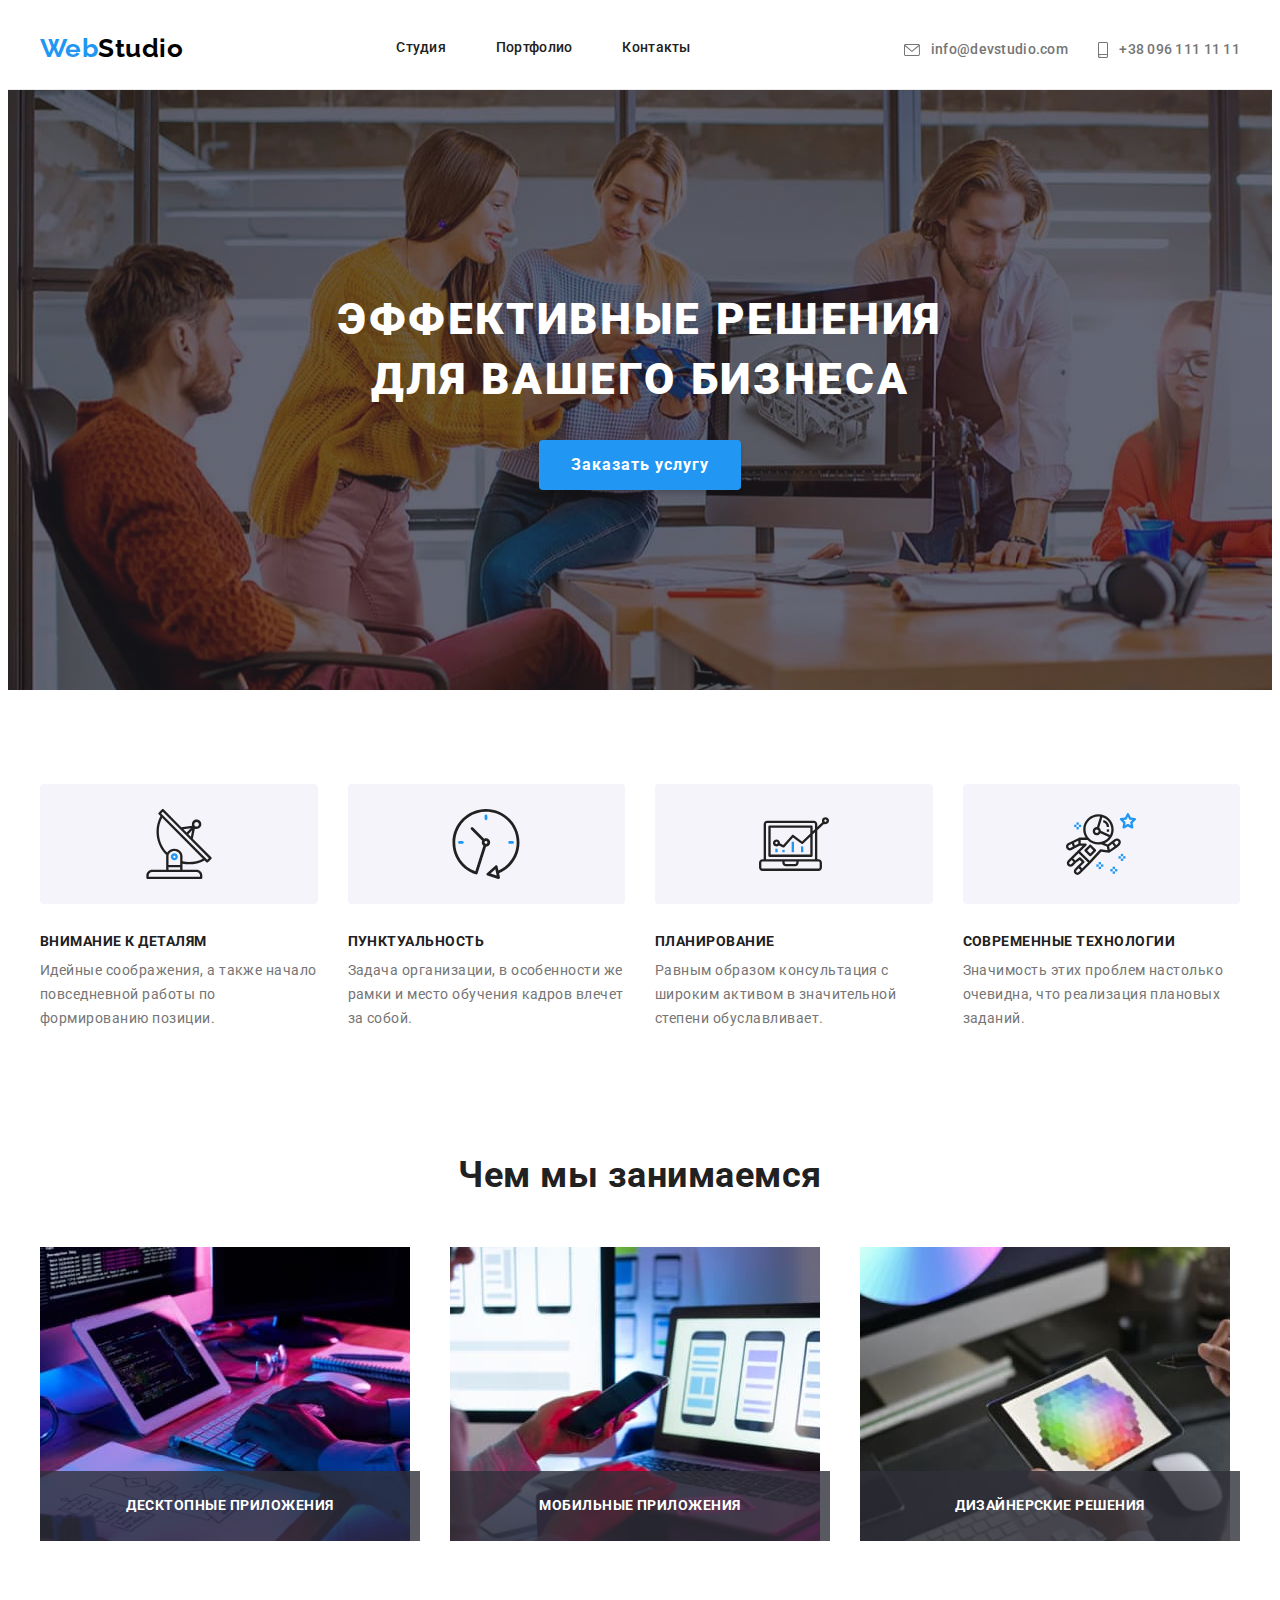
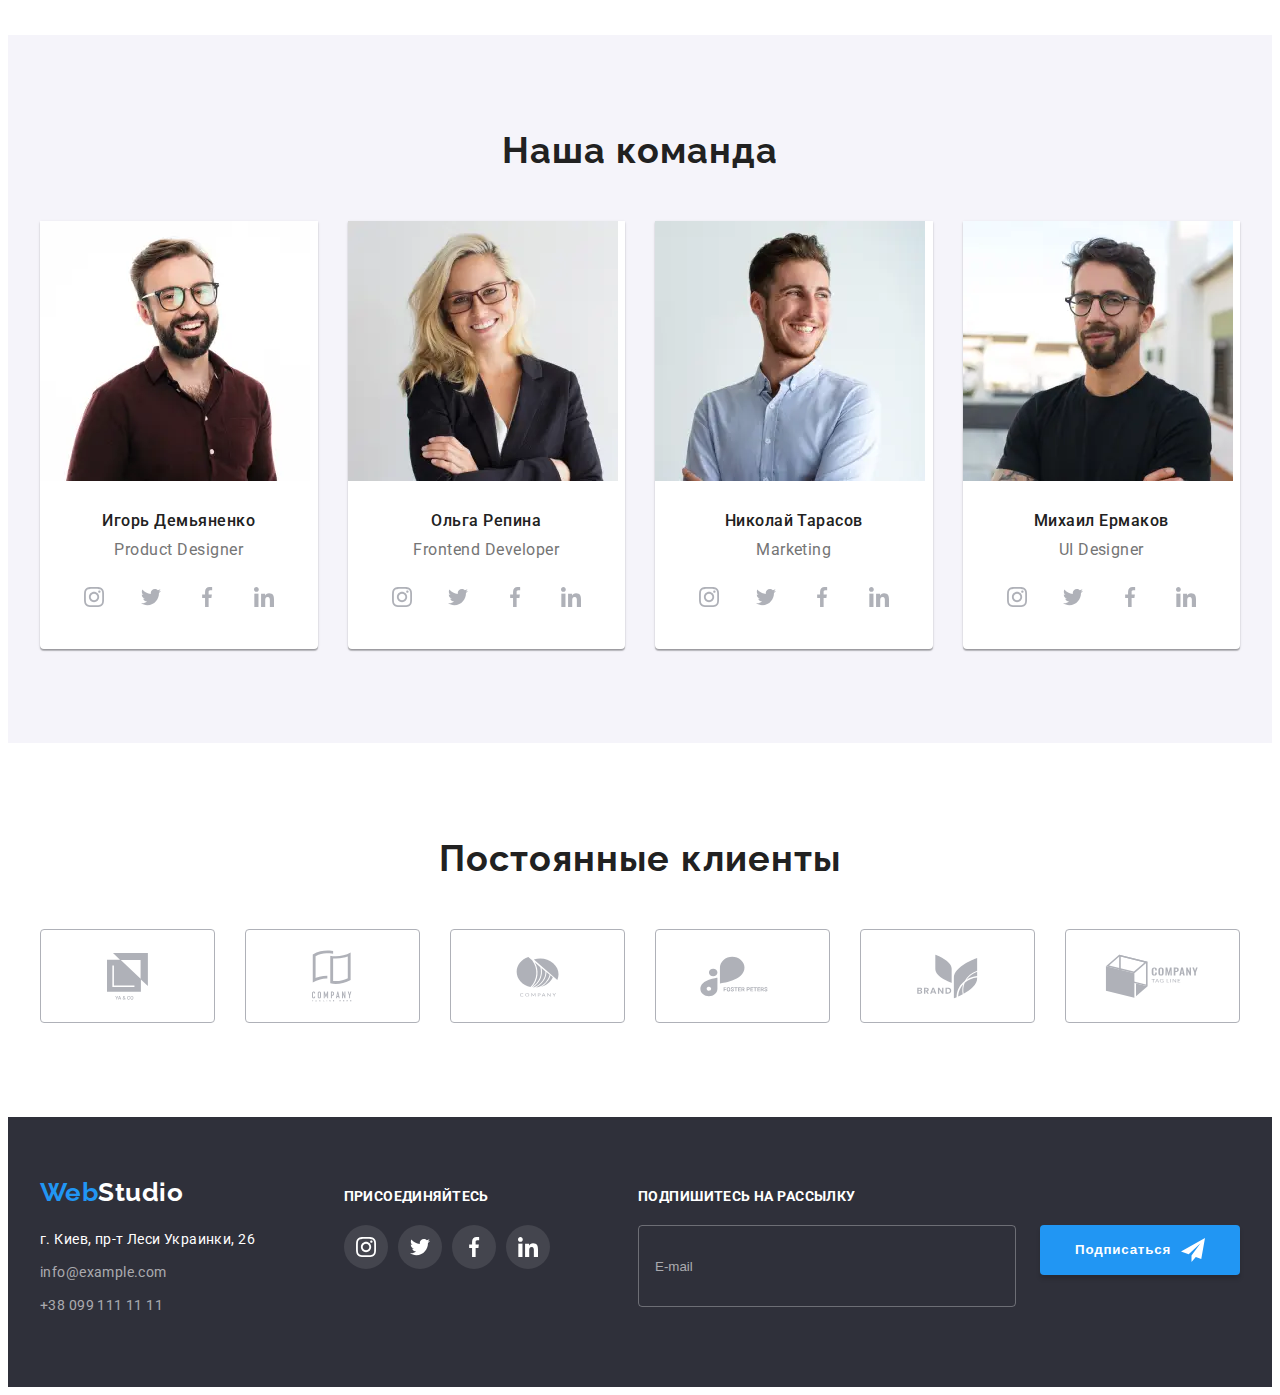
<file: index.html>
<!DOCTYPE html>
<html lang="ru">
<head>
    <meta charset="UTF-8">
    <meta http-equiv="X-UA-Compatible" content="IE=edge">
    <meta name="viewport" content="width=device-width, initial-scale=1.0">
    <title>WebStudio</title>
    <link rel="preconnect" href="https://fonts.gstatic.com">
    <link href="https://fonts.googleapis.com/css2?family=Raleway:wght@700&family=Roboto:wght@400;500;700;900&display=swap"
        rel="stylesheet">
    <link rel="stylesheet" href="https://cdnjs.cloudflare.com/ajax/libs/modern-normalize/0.2.0/modern-normalize.min.css"
        integrity="sha512-sqIVMkf5f8XGYI/UZYGs7wODxlUeoj9JknataPfUwtvrSKWMHrMXGZ7Evb6nabFYJQG15vFFyALe6r0nWCD1Ug=="
        crossorigin="anonymous" referrerpolicy="no-referrer" />
    <link rel="stylesheet" href="./css/main.min.css">
</head>
<body>
    <!---Header, navigation, mail, phone-->
    <header class="header">
        <div class="header__conteiner conteiner">
            <nav class="header__nav">
                <a lang="en" href="./" class="link header__logo">
                    <span class="header__logo_p1">Web</span><span class="header__logo_p2">Studio</span>
                </a>
                <ul class="list header__menu">
                    <li class="header__menu_item">
                        <a href="./" class="header__menu_link">Студия</a></li>
                    <li class="header__menu_item">
                        <a href="./portfolio.html" class="header__menu_link">Портфолио</a></li>
                    <li class="header__menu_item">
                        <a href="./" class="header__menu_link">Контакты</a></li>
                </ul>
                <ul class="list header__address">
                    <li class="header__address_list">
                        <a href="mailto:info@devstudio.com" class="header__address_link">
                            <svg class="header__address_icon" width="16" height="12">
                                <use href="./icons/sprite.svg#icon-nav-envelope"></use>
                            </svg>
                            info@devstudio.com
                        </a>
                    </li>
                    <li>
                        <a href="tel:+380961111111" class="header__address_link">
                            <svg class="header__address_icon" width="10" height="16">
                                <use href="./icons/sprite.svg#icon-nav-phone"></use>
                            </svg>
                            +38 096 111 11 11
                        </a>
                    </li>
                </ul>
            </nav>
            <button class="burger-btn" data-menu-open>
                <svg class="burger-btn__icon">
                    <use href="./icons/sprite.svg#icon-burger"></use>
                </svg>
            </button>
        </div>
        <div class="mobile-menu" data-menu>
            <div class="conteiner mobile-menu__conteiner">
                <button class="close-btn mobile-menu__close-button" data-menu-close>
                    <svg class="close-icon mobile-menu__close-icon">
                        <use href="./icons/sprite.svg#icon-close"></use>
                    </svg>
                </button>
                    <ul class="nav-menu list">
                        <li class="nav-menu__item">
                            <a href="./index.html" class="nav-menu__link link">Студия</a>
                        </li>
                        <li class="nav-menu__item">
                            <a href="./portfolio.html" class="nav-menu__link link">Портфолио</a>
                        </li>
                        <li class="nav-menu__item">
                            <a href="" class="nav-menu__link link">Контакты</a>
                        </li>
                    </ul>
                    <ul class="nav-address list">
                        <li class="nav-address__tel">
                            <a href="tel:+380961111111" class="nav-address__tel-link link">+38 096 111 11 11</a>
                        </li>
                        <li class="nav-address__mail">
                            <a href="mailto:info@devstudio.com" class="nav-address__mail-link link">info@devstudio.com</a>
                        </li>
                    </ul>
                    <ul class="nav-social list">
                        <li class="nav-social__item">
                            <a href="" class="nav-social__link link">Instagram</a>
                        </li>
                        <li class="nav-social__item">
                            <a href="" class="nav-social__link link">Twitter</a>
                        </li>
                        <li class="nav-social__item">
                            <a href="" class="nav-social__link link">Facebook</a>
                        </li>
                        <li class="nav-social__item">
                            <a href="" class="nav-social__link link">LinkedIn</a>
                        </li>
                    </ul>
            </div>
        </div>
    </header>
    <main>
        <!---Hero-->
            <section class="hero hero__section">
                <div class="conteiner">
                    <h1 class="hero__title">Эффективные решения<br>для вашего бизнеса</h1>
                    <button type="button" class="hero__button" data-modal-open>Заказать услугу</button>
                </div>
            </section>
        <!---Features-->
            <section class="section features">
                <div class="conteiner">
                    <h2 class="visually-hidden">Особенности</h2>
                    <ul class="list features__content">
                        <li class="features__list">
                            <div class="features__icon_conteiner">
                                <svg class="features__icon">
                                    <use href="./icons/sprite.svg#icon-f-antenna"></use>
                                </svg>
                            </div>
                            <h3 class="features__title">Внимание к деталям</h3>
                            <p class="features__text">
                                Идейные соображения, а также начало повседневной работы по формированию позиции.
                            </p>
                        </li>
                        <li class="features__list">
                            <div class="features__icon_conteiner">
                                <svg class="features__icon">
                                    <use href="./icons/sprite.svg#icon-f-clock"></use>
                                </svg>
                            </div>
                            <h3 class="features__title">Пунктуальность</h3>
                            <p class="features__text">
                                Задача организации, в особенности же рамки и место обучения кадров влечет за собой.
                            </p>
                        </li>
                        <li class="features__list">
                            <div class="features__icon_conteiner">
                                <svg class="features__icon">
                                    <use href="./icons/sprite.svg#icon-f-laptop"></use>
                                </svg>
                            </div>
                            <h3 class="features__title">Планирование</h3>
                            <p class="features__text">
                                Равным образом консультация с широким активом в значительной степени обуславливает.
                            </p>
                        </li>
                        <li class="features__list">
                            <div class="features__icon_conteiner">
                                <svg class="features__icon">
                                    <use href="./icons/sprite.svg#icon-f-astronaut"></use>
                                </svg>
                            </div>
                            <h3 class="features__title">Современные технологии</h3>
                            <p class="features__text">
                                Значимость этих проблем настолько очевидна, что реализация плановых заданий.
                            </p>
                        </li>
                    </ul>
                </div>
            </section>
        <!---Our Job-->
        <section class="ourjob__section">
            <div class="conteiner">
                <h2 class="ourjob__title">Чем мы занимаемся</h2>
                <ul class="list ourjob__list">
                    <li class="ourjob__list_item"><img src="./images/thejob/coding.jpg" alt="фулстек разработка" width="370" height="294">
                    <p class="ourjob__list_item-text">Десктопные приложения</p>
                    </li>
                    <li class="ourjob__list_item"><img src="./images/thejob/application.jpg" alt="разработка приложений" width="370" height="294">
                    <p class="ourjob__list_item-text">Мобильные приложения</p>
                    </li>
                    <li class="ourjob__list_item"><img src="./images/thejob/design.jpg" alt="дизайн" width="370" height="294">
                    <p class="ourjob__list_item-text">Дизайнерские решения</p>
                    </li>
                </ul>
            </div>
        </section>
        <!---The team-->
        <section class="section team-section-bg">
            <div class="conteiner">
                <h2 class="team-title">Наша команда</h2>
                <ul class="list ourteam-content">
                    <li class="ourteam-list">
                        <picture>
                            <source media="(min-width: 1200px)"
                                srcset="./images/theteam/desktop/team1.webp 1x, ./images/theteam/desktop/team1@2x.webp 2x" type="image/webp">
                            <source media="(min-width: 1200px)"
                                srcset="./images/theteam/desktop/team1.jpg 1x, ./images/theteam/desktop/team1@2x.jpg 2x">

                            <source media="(min-width: 768px)"
                                srcset="./images/theteam/tablet/team1.webp 1x, ./images/theteam/tablet/team1@2x.webp 2x" type="image/webp">
                            <source media="(min-width: 768px)"
                                srcset="./images/theteam/tablet/team1.jpg 1x, ./images/theteam/tablet/team1@2x.jpg 2x">
                                
                            <source media="(min-width: 320px)"
                                srcset="./images/theteam/mobile/team1.webp 1x, ./images/theteam/mobile/team1@2x.webp 2x" type="image/webp">
                            <source media="(min-width: 320px)" 
                                srcset="./images/theteam/mobile/team1.jpg 1x, ./images/theteam/mobile/team1@2x.jpg 2x">
                            <img class="img-ourteam" src="#" alt="Игорь Демьяненко">
                        </picture>
                        <div class="ourteam-conteiner">
                            <h3 class="team-name">Игорь Демьяненко</h3>
                            <p class="team-position">
                                Product Designer
                            </p>
                            <ul class="list ourteam-social-content">
                                <li class="ourteam-social-item">
                                    <a href="" class="ourteam-social-link">
                                        <svg class="ourteam-social-icon" width="20" height="20">
                                            <use href="./icons/sprite.svg#icon-instagram-grey"></use>
                                        </svg>
                                    </a>
                                </li>
                                <li class="ourteam-social-item">
                                    <a href="" class="ourteam-social-link">
                                        <svg class="ourteam-social-icon" width="20" height="20">
                                            <use href="./icons/sprite.svg#icon-twitter-grey"></use>
                                        </svg>
                                    </a>
                                </li>
                                <li class="ourteam-social-item">
                                    <a href="" class="ourteam-social-link">
                                        <svg class="ourteam-social-icon" width="20" height="20">
                                            <use href="./icons/sprite.svg#icon-facebook-grey"></use>
                                        </svg>
                                    </a>
                                </li>
                                <li class="ourteam-social-item">
                                    <a href="" class="ourteam-social-link">
                                        <svg class="ourteam-social-icon" width="20" height="20">
                                            <use href="./icons/sprite.svg#icon-linkedin-grey"></use>
                                        </svg>
                                    </a>
                                </li>
                            </ul>
                        </div>
                    </li>
                    <li class="ourteam-list">
                        <picture>
                            <source media="(min-width: 1200px)"
                                srcset="./images/theteam/desktop/team2.webp 1x, ./images/theteam/desktop/team2@2x.webp 2x" type="image/webp">
                            <source media="(min-width: 1200px)"
                                srcset="./images/theteam/desktop/team2.jpg 1x, ./images/theteam/desktop/team2@2x.jpg 2x">
                            
                            <source media="(min-width: 768px)"
                                srcset="./images/theteam/tablet/team2.webp 1x, ./images/theteam/tablet/team2@2x.webp 2x" type="image/webp">
                            <source media="(min-width: 768px)"
                                srcset="./images/theteam/tablet/team2.jpg 1x, ./images/theteam/tablet/team2@2x.jpg 2x">
                            
                            <source media="(min-width: 320px)"
                                srcset="./images/theteam/mobile/team2.webp 1x, ./images/theteam/mobile/team2@2x.webp 2x" type="image/webp">
                            <source media="(min-width: 320px)"
                                srcset="./images/theteam/mobile/team2.jpg 1x, ./images/theteam/mobile/team2@2x.jpg 2x">

                            <img class="img-ourteam" src="#" alt="Ольга Репина">
                        </picture>
                        <div class="ourteam-conteiner">
                            <h3 class="team-name">Ольга Репина</h3>
                            <p class="team-position">
                                Frontend Developer
                            </p>
                            <ul class="list ourteam-social-content">
                                <li class="ourteam-social-item">
                                    <a href="" class="ourteam-social-link">
                                        <svg class="ourteam-social-icon" width="20" height="20">
                                            <use href="./icons/sprite.svg#icon-instagram-grey"></use>
                                        </svg>
                                    </a>
                                </li>
                                <li class="ourteam-social-item">
                                    <a href="" class="ourteam-social-link">
                                        <svg class="ourteam-social-icon" width="20" height="20">
                                            <use href="./icons/sprite.svg#icon-twitter-grey"></use>
                                        </svg>
                                    </a>
                                </li>
                                <li class="ourteam-social-item">
                                    <a href="" class="ourteam-social-link">
                                        <svg class="ourteam-social-icon" width="20" height="20">
                                            <use href="./icons/sprite.svg#icon-facebook-grey"></use>
                                        </svg>
                                    </a>
                                </li>
                                <li class="ourteam-social-item">
                                    <a href="" class="ourteam-social-link">
                                        <svg class="ourteam-social-icon" width="20" height="20">
                                            <use href="./icons/sprite.svg#icon-linkedin-grey"></use>
                                        </svg>
                                    </a>
                                </li>
                            </ul>
                        </div>
                    </li>
                    <li class="ourteam-list">
                        <picture>
                            <source media="(min-width: 1200px)"
                                srcset="./images/theteam/desktop/team3.webp 1x, ./images/theteam/desktop/team3@2x.webp 2x" type="image/webp">
                            <source media="(min-width: 1200px)"
                                srcset="./images/theteam/desktop/team3.jpg 1x, ./images/theteam/desktop/team3@2x.jpg 2x">
                            
                            <source media="(min-width: 768px)"
                                srcset="./images/theteam/tablet/team3.webp 1x, ./images/theteam/tablet/team3@2x.webp 2x" type="image/webp">
                            <source media="(min-width: 768px)"
                                srcset="./images/theteam/tablet/team3.jpg 1x, ./images/theteam/tablet/team3@2x.jpg 2x">
                            
                            <source media="(min-width: 320px)"
                                srcset="./images/theteam/mobile/team3.webp 1x, ./images/theteam/mobile/team3@2x.webp 2x" type="image/webp">
                            <source media="(min-width: 320px)"
                                srcset="./images/theteam/mobile/team3.jpg 1x, ./images/theteam/mobile/team3@2x.jpg 2x">

                            <img class="img-ourteam" src="#" alt="Николай Тарасов">
                        </picture>
                        <div class="ourteam-conteiner">
                            <h3 class="team-name">Николай Тарасов</h3>
                            <p class="team-position">
                                Marketing
                            </p>
                            <ul class="list ourteam-social-content">
                                <li class="ourteam-social-item">
                                    <a href="" class="ourteam-social-link">
                                        <svg class="ourteam-social-icon" width="20" height="20">
                                            <use href="./icons/sprite.svg#icon-instagram-grey"></use>
                                        </svg>
                                    </a>
                                </li>
                                <li class="ourteam-social-item">
                                    <a href="" class="ourteam-social-link">
                                        <svg class="ourteam-social-icon" width="20" height="20">
                                            <use href="./icons/sprite.svg#icon-twitter-grey"></use>
                                        </svg>
                                    </a>
                                </li>
                                <li class="ourteam-social-item">
                                    <a href="" class="ourteam-social-link">
                                        <svg class="ourteam-social-icon" width="20" height="20">
                                            <use href="./icons/sprite.svg#icon-facebook-grey"></use>
                                        </svg>
                                    </a>
                                </li>
                                <li class="ourteam-social-item">
                                    <a href="" class="ourteam-social-link">
                                        <svg class="ourteam-social-icon" width="20" height="20">
                                            <use href="./icons/sprite.svg#icon-linkedin-grey"></use>
                                        </svg>
                                    </a>
                                </li>
                            </ul>
                        </div>
                    </li>
                    <li class="ourteam-list">
                        <picture>
                            <source media="(min-width: 1200px)"
                                srcset="./images/theteam/desktop/team4.webp 1x, ./images/theteam/desktop/team4@2x.webp 2x" type="image/webp">
                            <source media="(min-width: 1200px)"
                                srcset="./images/theteam/desktop/team4.jpg 1x, ./images/theteam/desktop/team4@2x.jpg 2x">
                            
                            <source media="(min-width: 768px)"
                                srcset="./images/theteam/tablet/team4.webp 1x, ./images/theteam/tablet/team4@2x.webp 2x" type="image/webp">
                            <source media="(min-width: 768px)"
                                srcset="./images/theteam/tablet/team4.jpg 1x, ./images/theteam/tablet/team4@2x.jpg 2x">
                            
                            <source media="(min-width: 320px)"
                                srcset="./images/theteam/mobile/team4.webp 1x, ./images/theteam/mobile/team4@2x.webp 2x" type="image/webp">
                            <source media="(min-width: 320px)"
                                srcset="./images/theteam/mobile/team4.jpg 1x, ./images/theteam/mobile/team4@2x.jpg 2x">

                                <img class="img-ourteam" src="#" alt="Михаил Ермаков">
                        </picture>
                        <div class="ourteam-conteiner">
                            <h3 class="team-name">Михаил Ермаков</h3>
                            <p class="team-position">
                                UI Designer
                            </p>
                            <ul class="list ourteam-social-content">
                                <li class="ourteam-social-item">
                                    <a href="" class="ourteam-social-link">
                                        <svg class="ourteam-social-icon" width="20" height="20">
                                            <use href="./icons/sprite.svg#icon-instagram-grey"></use>
                                        </svg>
                                    </a>
                                </li>
                                <li class="ourteam-social-item">
                                    <a href="" class="ourteam-social-link">
                                        <svg class="ourteam-social-icon" width="20" height="20">
                                            <use href="./icons/sprite.svg#icon-twitter-grey"></use>
                                        </svg>
                                    </a>
                                </li>
                                <li class="ourteam-social-item">
                                    <a href="" class="ourteam-social-link">
                                        <svg class="ourteam-social-icon" width="20" height="20">
                                            <use href="./icons/sprite.svg#icon-facebook-grey"></use>
                                        </svg>
                                    </a>
                                </li>
                                <li class="ourteam-social-item">
                                    <a href="" class="ourteam-social-link">
                                        <svg class="ourteam-social-icon" width="20" height="20">
                                            <use href="./icons/sprite.svg#icon-linkedin-grey"></use>
                                        </svg>
                                    </a>
                                </li>
                            </ul>
                        </div>
                    </li>
                </ul>
            </div>
        </section>
        <!-- Clients -->
        <section class="section">
            <div class="conteiner">
                <h2 class="team-title">Постоянные клиенты</h2>
                <ul class="list clients-content">
                    <li class="clients-list">
                        <a href="" class="clients-link">
                            <svg class="clients-icon" width="41px" height="47px">
                                <use href="./icons/sprite.svg#icon-client1"></use>
                            </svg>
                        </a>
                    </li>
                    <li class="clients-list">
                        <a href="" class="clients-link">
                            <svg class="clients-icon" width="40px" height="52px">
                                <use href="./icons/sprite.svg#icon-client2"></use>
                            </svg>
                        </a>
                    </li>
                    <li class="clients-list">
                        <a href="" class="clients-link">
                            <svg class="clients-icon" width="43px" height="41px">
                                <use href="./icons/sprite.svg#icon-client3"></use>
                            </svg>
                        </a>
                    </li>
                    <li class="clients-list">
                        <a href="" class="clients-link">
                            <svg class="clients-icon" width="84px" height="41px">
                                <use href="./icons/sprite.svg#icon-client4"></use>
                            </svg>
                        </a>
                    </li>
                    <li class="clients-list">
                        <a href="" class="clients-link">
                            <svg class="clients-icon" width="63px" height="45px">
                                <use href="./icons/sprite.svg#icon-client5"></use>
                            </svg>
                        </a>
                    </li>
                    <li class="clients-list">
                        <a href="" class="clients-link">
                            <svg class="clients-icon" width="94px" height="44px">
                                <use href="./icons/sprite.svg#icon-client6"></use>
                            </svg>
                        </a>
                    </li>
                </ul>

            </div>
        </section>
    </main>
    <!---Footer-->
    <footer class="footer">
        <div class="conteiner footer-conteiner">
            <div class="footer-address-wrapper">
                <div class="footer-logo">
                    <a lang="en" href="./" class="link">
                        <span class="logo-p1-footer">Web</span><span class="logo-p2-footer">Studio</span>
                    </a>
                </div>
                <address class="address">
                    <ul class="list">
                        <li class="footer-address">
                            <a href="https://goo.gl/maps/2G7X5ujzZRcChYin7" target="_blank" rel="noopener noreferrer"
                                class="address-street">г.
                                Киев, пр-т Леси Украинки, 26</a>
                        </li>
                        <li class="footer-address">
                            <a href="mailto:info@example.com" class="address-email">info@example.com</a>
                        </li>
                        <li class="footer-address">
                            <a href="tel:+380991111111" class="address-tel">+38 099 111 11 11</a>
                        </li>
                    </ul>
                </address>
            </div>
            <div class="footer-social-conteiner">
                <p class="footer-social-header">
                    Присоединяйтесь
                </p>
                <ul class="list footer-social-content">
                    <li class="footer-social-item">
                        <a href="" class="footer-social-link">
                            <svg class="footer-social-icon" width="20" height="20">
                                <use href="./icons/sprite.svg#icon-instagram-white"></use>
                            </svg>
                        </a>
                    </li>
                    <li class="footer-social-item">
                        <a href="" class="footer-social-link">
                            <svg class="footer-social-icon" width="20" height="20">
                                <use href="./icons/sprite.svg#icon-twitter-white"></use>
                            </svg>
                        </a>
                    </li>
                    <li class="footer-social-item">
                        <a href="" class="footer-social-link">
                            <svg class="footer-social-icon" width="20" height="20">
                                <use href="./icons/sprite.svg#icon-facebook-white"></use>
                            </svg>
                        </a>
                    </li>
                    <li class="footer-social-item">
                        <a href="" class="footer-social-link">
                            <svg class="footer-social-icon" width="20" height="20">
                                <use href="./icons/sprite.svg#icon-linkedin-white"></use>
                            </svg>
                        </a>
                    </li>
                </ul>
            </div>
            <div class="footer-subscribe-conteiner">
                <p class="subscribe-form-header">Подпишитесь на рассылку</p>
                <form class="subscribe-form">
                    <label class="subscribe-form-label">
                        <input type="email" class="subscribe-form-input" placeholder="E-mail" name="subscribe-email">
                    </label>
                    <button type="submit" class="subscribe-button">Подписаться</button>
                </form>
            </div>
        </div>
    </footer>
    <!---END Footer-->
    <div class="backdrop is-hidden" data-modal>
        <div class="modal">
            <button type="button" class="close-button" data-modal-close>
                <svg class="close-button-icon" width="11" height="11">
                    <use href=./icons/button.svg#icon-xbutton></use>
                </svg>
            </button>
            <p class="modal-form-title">Оставьте свои данные, мы вам перезвоним</p>
            <form class="contact-form">
                <label class="modal-form-input">
                    Имя
                    <span class="contact-form-input-wrapper">
                        <input type="text" class="contact-form-input" placeholder="" name="contact-form-name" pattern="[a-zA-Zа-яёА-ЯЁ]+" title="Аа-Яя, Aa-Zz" required minlength="2">
                        <svg class="contact-form-icon">
                            <use href="./icons/contact-icon.svg#icon-contact-form-name"></use>
                        </svg>
                    </span>
                </label>
                
                <label class="modal-form-input">
                    Телефон
                    <span class="contact-form-input-wrapper">
                        <input type="tel" class="contact-form-input" placeholder="" name="contact-form-phone" required minlength="10"
                            pattern="[0-9]{3}-[0-9]{3}-[0-9]{2}-[0-9]{2}" title="063-000-00-00">
                        <svg class="contact-form-icon">
                            <use href="./icons/contact-icon.svg#icon-contact-form-phone"></use>
                        </svg>
                    </span>
                </label>

                <label class="modal-form-input">
                    Почта
                    <span class="contact-form-input-wrapper">
                        <input type="email" class="contact-form-input" placeholder="" name="contact-form-mail" required>
                        <svg class="contact-form-icon">
                            <use href="./icons/contact-icon.svg#icon-contact-form-mail"></use>
                        </svg>
                    </span>
                </label>

                <label class="modal-form-input">
                    Комментарий
                    <textarea name="contact-comments" id="" class="contact-form-comments" placeholder="Введите текст"></textarea>
                </label>

                <input class="contact-form-policy visually-hidden" type="checkbox" id="form-policy">
                <label for="form-policy" class="contact-form-checkbox-label">Соглашаюсь с рассылкой и принимаю&nbsp;<a href="#" class="contact-form-policy-link">Условия договора</a></label>

                <button type="submit" class="submit-button">Отправить</button>
            </form>
        </div>
    </div>
    <script src="./JS/menu.js" ></script>
    <script src="./JS/modal.js"></script>
</body>
</html>
</file>
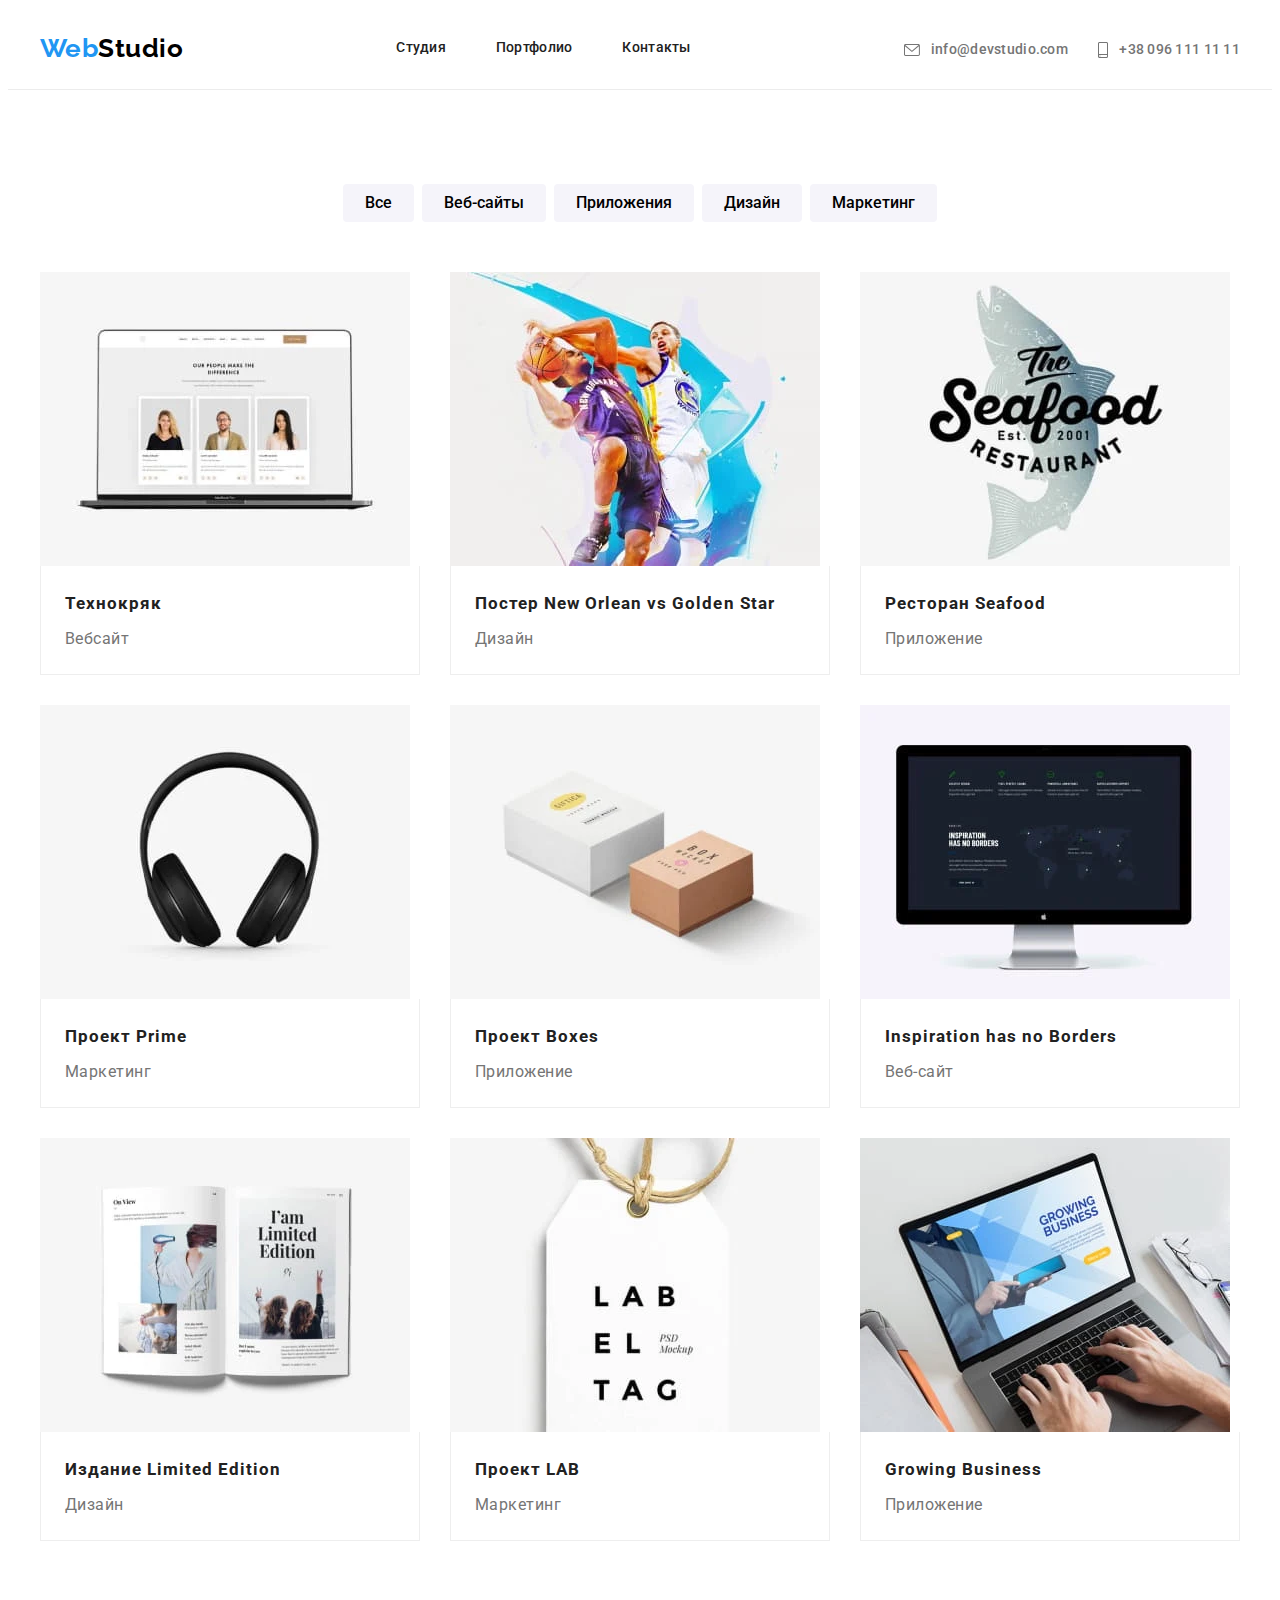
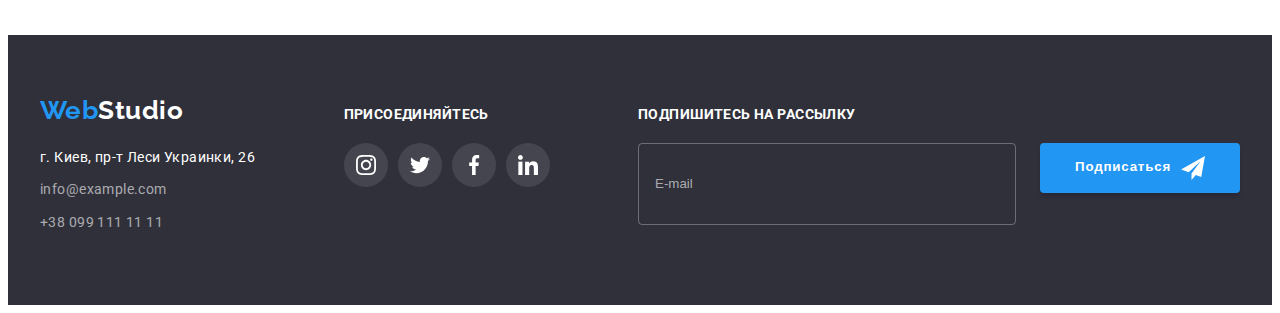
<file: portfolio.html>
<!DOCTYPE html>
<html lang="ru">
<head>
    <meta charset="UTF-8">
    <meta http-equiv="X-UA-Compatible" content="IE=edge">
    <meta name="viewport" content="width=device-width, initial-scale=1.0">
    <title>Portfolio</title>
    <link rel="preconnect" href="https://fonts.gstatic.com">
    <link href="https://fonts.googleapis.com/css2?family=Raleway:wght@700&family=Roboto:wght@400;500;700;900&display=swap"
        rel="stylesheet">
    <link rel="stylesheet" href="https://cdnjs.cloudflare.com/ajax/libs/modern-normalize/0.2.0/modern-normalize.min.css"
        integrity="sha512-sqIVMkf5f8XGYI/UZYGs7wODxlUeoj9JknataPfUwtvrSKWMHrMXGZ7Evb6nabFYJQG15vFFyALe6r0nWCD1Ug=="
        crossorigin="anonymous" referrerpolicy="no-referrer" />
    <link rel="stylesheet" href="./css/main.min.css">
</head>
<body>
    <!---Header, navigation, mail, phone-->
    <header class="header">
        <div class="conteiner header__conteiner">
            <nav class="header__nav">
                <a lang="en" href="./" class="link header__logo">
                    <span class="header__logo_p1">Web</span><span class="header__logo_p2">Studio</span>
                </a>
                <ul class="list header__menu">
                    <li class="header__menu_item">
                        <a href="./" class="header__menu_link">Студия</a>
                    </li>
                    <li class="header__menu_item">
                        <a href="./portfolio.html" class="header__menu_link">Портфолио</a>
                    </li>
                    <li class="header__menu_item">
                        <a href="./" class="header__menu_link">Контакты</a>
                    </li>
                </ul>
                <ul class="list header__address">
                    <li class="header__address_list">
                        <a href="mailto:info@devstudio.com" class="header__address_link">
                            <svg class="header__address_icon" width="16" height="12">
                                <use href="./icons/sprite.svg#icon-nav-envelope"></use>
                            </svg>
                            info@devstudio.com
                        </a>
                    </li>
                    <li>
                        <a href="tel:+380961111111" class="header__address_link">
                            <svg class="header__address_icon" width="10" height="16">
                                <use href="./icons/sprite.svg#icon-nav-phone"></use>
                            </svg>
                            +38 096 111 11 11
                        </a>
                    </li>
                </ul>
            </nav>
            <button class="burger-btn" data-menu-open>
                <svg class="burger-btn__icon">
                    <use href="./icons/sprite.svg#icon-burger"></use>
                </svg>
            </button>
        </div>
        <div class="mobile-menu" data-menu>
            <div class="conteiner mobile-menu__conteiner">
                <button class="close-btn mobile-menu__close-button" data-menu-close>
                    <svg class="close-icon mobile-menu__close-icon">
                        <use href="./icons/sprite.svg#icon-close"></use>
                    </svg>
                </button>
                <ul class="nav-menu list">
                    <li class="nav-menu__item">
                        <a href="./index.html" class="nav-menu__link link">Студия</a>
                    </li>
                    <li class="nav-menu__item">
                        <a href="./portfolio.html" class="nav-menu__link link">Портфолио</a>
                    </li>
                    <li class="nav-menu__item">
                        <a href="" class="nav-menu__link link">Контакты</a>
                    </li>
                </ul>
                <ul class="nav-address list">
                    <li class="nav-address__tel">
                        <a href="tel:+380961111111" class="nav-address__tel-link link">+38 096 111 11 11</a>
                    </li>
                    <li class="nav-address__mail">
                        <a href="mailto:info@devstudio.com" class="nav-address__mail-link link">info@devstudio.com</a>
                    </li>
                </ul>
                <ul class="nav-social list">
                    <li class="nav-social__item">
                        <a href="" class="nav-social__link link">Instagram</a>
                    </li>
                    <li class="nav-social__item">
                        <a href="" class="nav-social__link link">Twitter</a>
                    </li>
                    <li class="nav-social__item">
                        <a href="" class="nav-social__link link">Facebook</a>
                    </li>
                    <li class="nav-social__item">
                        <a href="" class="nav-social__link link">LinkedIn</a>
                    </li>
                </ul>
            </div>
        </div>
    </header>
    <main>
        <!---List filter-->
        <section class="section">
            <div class="conteiner filter-margin">
                <h1 lang="en" hidden>Filters</h1>
                <ul class="list filter-conteiner">
                    <li class="li-filter">
                        <button type="button" class="portfolio-button">Все</button>
                    </li>
                    <li class="li-filter">
                        <button type="button" class="portfolio-button">Веб-сайты</button>
                    </li>
                    <li class="li-filter">
                        <button type="button" class="portfolio-button">Приложения</button>
                    </li>
                    <li class="li-filter">
                        <button type="button" class="portfolio-button">Дизайн</button>
                    </li>
                    <li class="li-filter">
                        <button type="button" class="portfolio-button">Маркетинг</button>
                    </li>
                </ul>
            </div>
            <!---Portfolio projects-->
            <div class="conteiner">
                <h2 lang="en" hidden>List description</h2>
                <ul class="list ul-projects">
                    <li class="li-projects">
                        <a href="" class="projects-list-link">
                            <div class="portfolio-image-wrapper">
                                <picture>
                                    <source media="(min-width: 1200px)"
                                        srcset="./images/portfolio/desktop/img.webp 1x, ./images/portfolio/desktop/img@2x.webp 2x" type="image/webp">
                                    <source media="(min-width: 1200px)"
                                        srcset="./images/portfolio/desktop/img.jpg 1x, ./images/portfolio/desktop/img@2x.jpg 2x">
                                
                                    <source media="(min-width: 768px)"
                                        srcset="./images/portfolio/tablet/img.webp 1x, ./images/portfolio/tablet/img@2x.webp 2x" type="image/webp">
                                    <source media="(min-width: 768px)"
                                        srcset="./images/portfolio/tablet/img.jpg 1x, ./images/portfolio/tablet/img@2x.jpg 2x">
                                
                                    <source media="(min-width: 320px)"
                                        srcset="./images/portfolio/mobile/img.webp 1x, ./images/portfolio/mobile/img@2x.webp 2x" type="image/webp">
                                    <source media="(min-width: 320px)"
                                        srcset="./images/portfolio/mobile/img.jpg 1x, ./images/portfolio/mobile/img@2x.jpg 2x">
                                    <img class= "img-portfolio-projects" src="#" alt="Вебсайт Технокряк">
                                </picture>
                                <p class="projects-overlay">
                                    Технокряк это современная площадка распространения коронавируса. Компании используют эту платформу для цифрового
                                    шпионажа и атак на защищённые сервера конкурентов. Технокряк это современная площадка распространения коронавируса.
                                    Компании используют эту платформу для цифрового
                                    шпионажа и атак на защищённые сервера конкурентов. Технокряк это современная площадка распространения коронавируса.
                                    Компании используют эту платформу для цифрового
                                    шпионажа и атак на защищённые сервера конкурентов. Технокряк это современная площадка распространения коронавируса.
                                    Компании используют эту платформу для цифрового
                                    шпионажа и атак на защищённые сервера конкурентов.
                                </p>
                            </div>
                        <div class="li-projects-conteiner">
                            <h3 class="portfolio-projects">Технокряк</h3>
                            <p class="portfolio-projects-text">
                                Вебсайт
                            </p>
                        </div>
                        </a>
                    </li>
                    <li class="li-projects">
                        <a href="" class="projects-list-link">
                        <div class="portfolio-image-wrapper">
                            <picture>
                                <source media="(min-width: 1200px)"
                                    srcset="./images/portfolio/desktop/img-1.webp 1x, ./images/portfolio/desktop/img-1@2x.webp 2x" type="image/webp">
                                <source media="(min-width: 1200px)"
                                    srcset="./images/portfolio/desktop/img-1.jpg 1x, ./images/portfolio/desktop/img-1@2x.jpg 2x">
                            
                                <source media="(min-width: 768px)"
                                    srcset="./images/portfolio/tablet/img-1.webp 1x, ./images/portfolio/tablet/img-1@2x.webp 2x" type="image/webp">
                                <source media="(min-width: 768px)"
                                    srcset="./images/portfolio/tablet/img-1.jpg 1x, ./images/portfolio/tablet/img-1@2x.jpg 2x">
                            
                                <source media="(min-width: 320px)"
                                    srcset="./images/portfolio/mobile/img-1.webp 1x, ./images/portfolio/mobile/img-1@2x.webp 2x" type="image/webp">
                                <source media="(min-width: 320px)"
                                    srcset="./images/portfolio/mobile/img-1.jpg 1x, ./images/portfolio/mobile/img-1@2x.jpg 2x">
                                <img class="img-portfolio-projects" src="#" alt="Постер с баскетболистами">
                            </picture>
                            <p class="projects-overlay">
                                    Технокряк это современная площадка распространения коронавируса. Компании используют эту платформу для цифрового
                                    шпионажа и атак на защищённые сервера конкурентов. Технокряк это современная площадка распространения коронавируса.
                                    Компании используют эту платформу для цифрового
                                    шпионажа и атак на защищённые сервера конкурентов. Технокряк это современная площадка распространения коронавируса.
                                    Компании используют эту платформу для цифрового
                                    шпионажа и атак на защищённые сервера конкурентов. Технокряк это современная площадка распространения коронавируса.
                                    Компании используют эту платформу для цифрового
                                    шпионажа и атак на защищённые сервера конкурентов.
                                </p>
                        </div>
                        <div class="li-projects-conteiner">
                            <h3 class="portfolio-projects">Постер <span lang="en">New Orlean vs Golden Star</span></h3>
                            <p class="portfolio-projects-text">
                                Дизайн
                            </p>
                        </div>
                        </a>
                    </li>
                    <li class="li-projects">
                        <a href="" class="projects-list-link">
                        <div class="portfolio-image-wrapper">
                            <picture>
                                <source media="(min-width: 1200px)"
                                    srcset="./images/portfolio/desktop/img-2.webp 1x, ./images/portfolio/desktop/img-2@2x.webp 2x"
                                    type="image/webp">
                                <source media="(min-width: 1200px)"
                                    srcset="./images/portfolio/desktop/img-2.jpg 1x, ./images/portfolio/desktop/img-2@2x.jpg 2x">
                            
                                <source media="(min-width: 768px)"
                                    srcset="./images/portfolio/tablet/img-2.webp 1x, ./images/portfolio/tablet/img-2@2x.webp 2x" type="image/webp">
                                <source media="(min-width: 768px)"
                                    srcset="./images/portfolio/tablet/img-2.jpg 1x, ./images/portfolio/tablet/img-2@2x.jpg 2x">
                            
                                <source media="(min-width: 320px)"
                                    srcset="./images/portfolio/mobile/img-2.webp 1x, ./images/portfolio/mobile/img-2@2x.webp 2x" type="image/webp">
                                <source media="(min-width: 320px)"
                                    srcset="./images/portfolio/mobile/img-2.jpg 1x, ./images/portfolio/mobile/img-2@2x.jpg 2x">
                                <img class="img-portfolio-projects" src="#" alt="Лого ресторана">
                            </picture>
                            <p class="projects-overlay">
                                    Технокряк это современная площадка распространения коронавируса. Компании используют эту платформу для цифрового
                                    шпионажа и атак на защищённые сервера конкурентов. Технокряк это современная площадка распространения коронавируса.
                                    Компании используют эту платформу для цифрового
                                    шпионажа и атак на защищённые сервера конкурентов. Технокряк это современная площадка распространения коронавируса.
                                    Компании используют эту платформу для цифрового
                                    шпионажа и атак на защищённые сервера конкурентов. Технокряк это современная площадка распространения коронавируса.
                                    Компании используют эту платформу для цифрового
                                    шпионажа и атак на защищённые сервера конкурентов.
                                </p>
                        </div>
                        <div class="li-projects-conteiner">
                            <h3 class="portfolio-projects">Ресторан <span lang="en">Seafood</span></h3>
                            <p class="portfolio-projects-text">
                                Приложение
                            </p>
                        </div>
                        </a>
                    </li>
                    <li class="li-projects">
                        <a href="" class="projects-list-link">
                        <div class="portfolio-image-wrapper">
                            <picture>
                                <source media="(min-width: 1200px)"
                                    srcset="./images/portfolio/desktop/img-3.webp 1x, ./images/portfolio/desktop/img-3@2x.webp 2x"
                                    type="image/webp">
                                <source media="(min-width: 1200px)"
                                    srcset="./images/portfolio/desktop/img-3.jpg 1x, ./images/portfolio/desktop/img-3@2x.jpg 2x">
                            
                                <source media="(min-width: 768px)"
                                    srcset="./images/portfolio/tablet/img-3.webp 1x, ./images/portfolio/tablet/img-3@2x.webp 2x" type="image/webp">
                                <source media="(min-width: 768px)"
                                    srcset="./images/portfolio/tablet/img-3.jpg 1x, ./images/portfolio/tablet/img-3@2x.jpg 2x">
                            
                                <source media="(min-width: 320px)"
                                    srcset="./images/portfolio/mobile/img-3.webp 1x, ./images/portfolio/mobile/img-3@2x.webp 2x" type="image/webp">
                                <source media="(min-width: 320px)"
                                    srcset="./images/portfolio/mobile/img-3.jpg 1x, ./images/portfolio/mobile/img-3@2x.jpg 2x">
                                <img class="img-portfolio-projects" src="#" alt="Наушники">
                            </picture>
                            <p class="projects-overlay">
                                    Технокряк это современная площадка распространения коронавируса. Компании используют эту платформу для цифрового
                                    шпионажа и атак на защищённые сервера конкурентов. Технокряк это современная площадка распространения коронавируса.
                                    Компании используют эту платформу для цифрового
                                    шпионажа и атак на защищённые сервера конкурентов. Технокряк это современная площадка распространения коронавируса.
                                    Компании используют эту платформу для цифрового
                                    шпионажа и атак на защищённые сервера конкурентов. Технокряк это современная площадка распространения коронавируса.
                                    Компании используют эту платформу для цифрового
                                    шпионажа и атак на защищённые сервера конкурентов.
                                </p>
                        </div>
                        <div class="li-projects-conteiner">
                            <h3 class="portfolio-projects">Проект <span lang="en" class="portfolio-projects">Prime</span></h3>
                            <p class="portfolio-projects-text">
                                Маркетинг
                            </p>
                        </div>
                        </a>
                    </li>
                    <li class="li-projects">
                        <a href="" class="projects-list-link">
                        <div class="portfolio-image-wrapper">
                            <picture>
                                <source media="(min-width: 1200px)"
                                    srcset="./images/portfolio/desktop/img-4.webp 1x, ./images/portfolio/desktop/img-4@2x.webp 2x"
                                    type="image/webp">
                                <source media="(min-width: 1200px)"
                                    srcset="./images/portfolio/desktop/img-4.jpg 1x, ./images/portfolio/desktop/img-4@2x.jpg 2x">
                            
                                <source media="(min-width: 768px)"
                                    srcset="./images/portfolio/tablet/img-4.webp 1x, ./images/portfolio/tablet/img-4@2x.webp 2x" type="image/webp">
                                <source media="(min-width: 768px)"
                                    srcset="./images/portfolio/tablet/img-4.jpg 1x, ./images/portfolio/tablet/img-4@2x.jpg 2x">
                            
                                <source media="(min-width: 320px)"
                                    srcset="./images/portfolio/mobile/img-4.webp 1x, ./images/portfolio/mobile/img-4@2x.webp 2x" type="image/webp">
                                <source media="(min-width: 320px)"
                                    srcset="./images/portfolio/mobile/img-4.jpg 1x, ./images/portfolio/mobile/img-4@2x.jpg 2x">
                                <img class="img-portfolio-projects" src="#" alt="Две коробки">
                            </picture>
                            <p class="projects-overlay">
                                    Технокряк это современная площадка распространения коронавируса. Компании используют эту платформу для цифрового
                                    шпионажа и атак на защищённые сервера конкурентов. Технокряк это современная площадка распространения коронавируса.
                                    Компании используют эту платформу для цифрового
                                    шпионажа и атак на защищённые сервера конкурентов. Технокряк это современная площадка распространения коронавируса.
                                    Компании используют эту платформу для цифрового
                                    шпионажа и атак на защищённые сервера конкурентов. Технокряк это современная площадка распространения коронавируса.
                                    Компании используют эту платформу для цифрового
                                    шпионажа и атак на защищённые сервера конкурентов.
                                </p>
                        </div>
                        <div class="li-projects-conteiner">
                            <h3 class="portfolio-projects">Проект <span lang="en" class="portfolio-projects">Boxes</span></h3>
                            <p class="portfolio-projects-text">
                                Приложение
                            </p>
                        </div>
                        </a>
                    </li>
                    <li class="li-projects">
                        <a href="" class="projects-list-link">
                        <div class="portfolio-image-wrapper">
                            <picture>
                                <source media="(min-width: 1200px)"
                                    srcset="./images/portfolio/desktop/img-5.webp 1x, ./images/portfolio/desktop/img-5@2x.webp 2x"
                                    type="image/webp">
                                <source media="(min-width: 1200px)"
                                    srcset="./images/portfolio/desktop/img-5.jpg 1x, ./images/portfolio/desktop/img-5@2x.jpg 2x">
                            
                                <source media="(min-width: 768px)"
                                    srcset="./images/portfolio/tablet/img-5.webp 1x, ./images/portfolio/tablet/img-5@2x.webp 2x" type="image/webp">
                                <source media="(min-width: 768px)"
                                    srcset="./images/portfolio/tablet/img-5.jpg 1x, ./images/portfolio/tablet/img-5@2x.jpg 2x">
                            
                                <source media="(min-width: 320px)"
                                    srcset="./images/portfolio/mobile/img-5.webp 1x, ./images/portfolio/mobile/img-5@2x.webp 2x" type="image/webp">
                                <source media="(min-width: 320px)"
                                    srcset="./images/portfolio/mobile/img-5.jpg 1x, ./images/portfolio/mobile/img-5@2x.jpg 2x">
                                <img class="img-portfolio-projects" src="#" alt="Монитор">
                            </picture>
                            <p class="projects-overlay">
                                    Технокряк это современная площадка распространения коронавируса. Компании используют эту платформу для цифрового
                                    шпионажа и атак на защищённые сервера конкурентов. Технокряк это современная площадка распространения коронавируса.
                                    Компании используют эту платформу для цифрового
                                    шпионажа и атак на защищённые сервера конкурентов. Технокряк это современная площадка распространения коронавируса.
                                    Компании используют эту платформу для цифрового
                                    шпионажа и атак на защищённые сервера конкурентов. Технокряк это современная площадка распространения коронавируса.
                                    Компании используют эту платформу для цифрового
                                    шпионажа и атак на защищённые сервера конкурентов.
                                </p>
                        </div>
                        <div class="li-projects-conteiner">
                            <h3 class="portfolio-projects"><span lang="en">Inspiration has no Borders</span></h3>
                            <p class="portfolio-projects-text">
                                Веб-сайт
                            </p>
                        </div>
                        </a>
                    </li>
                    <li class="li-projects">
                        <a href="" class="projects-list-link">
                        <div class="portfolio-image-wrapper">
                            <picture>
                                <source media="(min-width: 1200px)"
                                    srcset="./images/portfolio/desktop/img-6.webp 1x, ./images/portfolio/desktop/img-6@2x.webp 2x"
                                    type="image/webp">
                                <source media="(min-width: 1200px)"
                                    srcset="./images/portfolio/desktop/img-6.jpg 1x, ./images/portfolio/desktop/img-6@2x.jpg 2x">
                            
                                <source media="(min-width: 768px)"
                                    srcset="./images/portfolio/tablet/img-6.webp 1x, ./images/portfolio/tablet/img-6@2x.webp 2x" type="image/webp">
                                <source media="(min-width: 768px)"
                                    srcset="./images/portfolio/tablet/img-6.jpg 1x, ./images/portfolio/tablet/img-6@2x.jpg 2x">
                            
                                <source media="(min-width: 320px)"
                                    srcset="./images/portfolio/mobile/img-6.webp 1x, ./images/portfolio/mobile/img-6@2x.webp 2x" type="image/webp">
                                <source media="(min-width: 320px)"
                                    srcset="./images/portfolio/mobile/img-6.jpg 1x, ./images/portfolio/mobile/img-6@2x.jpg 2x">
                                <img class="img-portfolio-projects" src="#" alt="Журнал">
                            </picture>
                            <p class="projects-overlay">
                                    Технокряк это современная площадка распространения коронавируса. Компании используют эту платформу для цифрового
                                    шпионажа и атак на защищённые сервера конкурентов. Технокряк это современная площадка распространения коронавируса.
                                    Компании используют эту платформу для цифрового
                                    шпионажа и атак на защищённые сервера конкурентов. Технокряк это современная площадка распространения коронавируса.
                                    Компании используют эту платформу для цифрового
                                    шпионажа и атак на защищённые сервера конкурентов. Технокряк это современная площадка распространения коронавируса.
                                    Компании используют эту платформу для цифрового
                                    шпионажа и атак на защищённые сервера конкурентов.
                                </p>
                        </div>
                        <div class="li-projects-conteiner">
                            <h3 class="portfolio-projects">Издание <span lang="en">Limited Edition</span></h3>
                            <p class="portfolio-projects-text">
                                Дизайн
                            </p>
                        </div>
                        </a>
                    </li>
                    <li class="li-projects">
                        <a href="" class="projects-list-link">
                        <div class="portfolio-image-wrapper">
                            <picture>
                                <source media="(min-width: 1200px)"
                                    srcset="./images/portfolio/desktop/img-7.webp 1x, ./images/portfolio/desktop/img-7@2x.webp 2x"
                                    type="image/webp">
                                <source media="(min-width: 1200px)"
                                    srcset="./images/portfolio/desktop/img-7.jpg 1x, ./images/portfolio/desktop/img-7@2x.jpg 2x">
                            
                                <source media="(min-width: 768px)"
                                    srcset="./images/portfolio/tablet/img-7.webp 1x, ./images/portfolio/tablet/img-7@2x.webp 2x" type="image/webp">
                                <source media="(min-width: 768px)"
                                    srcset="./images/portfolio/tablet/img-7.jpg 1x, ./images/portfolio/tablet/img-7@2x.jpg 2x">
                            
                                <source media="(min-width: 320px)"
                                    srcset="./images/portfolio/mobile/img-7.webp 1x, ./images/portfolio/mobile/img-7@2x.webp 2x" type="image/webp">
                                <source media="(min-width: 320px)"
                                    srcset="./images/portfolio/mobile/img-7.jpg 1x, ./images/portfolio/mobile/img-7@2x.jpg 2x">
                                <img class="img-portfolio-projects" src="#" alt="Ярлык">
                            </picture>
                            <p class="projects-overlay">
                                    Технокряк это современная площадка распространения коронавируса. Компании используют эту платформу для цифрового
                                    шпионажа и атак на защищённые сервера конкурентов. Технокряк это современная площадка распространения коронавируса.
                                    Компании используют эту платформу для цифрового
                                    шпионажа и атак на защищённые сервера конкурентов. Технокряк это современная площадка распространения коронавируса.
                                    Компании используют эту платформу для цифрового
                                    шпионажа и атак на защищённые сервера конкурентов. Технокряк это современная площадка распространения коронавируса.
                                    Компании используют эту платформу для цифрового
                                    шпионажа и атак на защищённые сервера конкурентов.
                                </p>
                        </div>
                        <div class="li-projects-conteiner">
                            <h3 class="portfolio-projects">Проект <span lang="en">LAB</span></h3>
                            <p class="portfolio-projects-text">
                                Маркетинг
                            </p>
                        </div>
                        </a>
                    </li>
                    <li class="li-projects">
                        <a href="" class="projects-list-link">
                        <div class="portfolio-image-wrapper">
                            <picture>
                                <source media="(min-width: 1200px)"
                                    srcset="./images/portfolio/desktop/img-8.webp 1x, ./images/portfolio/desktop/img-8@2x.webp 2x"
                                    type="image/webp">
                                <source media="(min-width: 1200px)"
                                    srcset="./images/portfolio/desktop/img-8.jpg 1x, ./images/portfolio/desktop/img-8@2x.jpg 2x">
                            
                                <source media="(min-width: 768px)"
                                    srcset="./images/portfolio/tablet/img-8.webp 1x, ./images/portfolio/tablet/img-8@2x.webp 2x" type="image/webp">
                                <source media="(min-width: 768px)"
                                    srcset="./images/portfolio/tablet/img-8.jpg 1x, ./images/portfolio/tablet/img-8@2x.jpg 2x">
                            
                                <source media="(min-width: 320px)"
                                    srcset="./images/portfolio/mobile/img-8.webp 1x, ./images/portfolio/mobile/img-8@2x.webp 2x" type="image/webp">
                                <source media="(min-width: 320px)"
                                    srcset="./images/portfolio/mobile/img-8.jpg 1x, ./images/portfolio/mobile/img-8@2x.jpg 2x">
                                <img class="img-portfolio-projects" src="#" alt="Ноутбук">
                            </picture>
                            <p class="projects-overlay">
                                    Технокряк это современная площадка распространения коронавируса. Компании используют эту платформу для цифрового
                                    шпионажа и атак на защищённые сервера конкурентов. Технокряк это современная площадка распространения коронавируса.
                                    Компании используют эту платформу для цифрового
                                    шпионажа и атак на защищённые сервера конкурентов. Технокряк это современная площадка распространения коронавируса.
                                    Компании используют эту платформу для цифрового
                                    шпионажа и атак на защищённые сервера конкурентов. Технокряк это современная площадка распространения коронавируса.
                                    Компании используют эту платформу для цифрового
                                    шпионажа и атак на защищённые сервера конкурентов.
                                </p>
                        </div>
                        <div class="li-projects-conteiner">
                            <h3 class="portfolio-projects"><span lang="en">Growing Business</span></h3>
                            <p class="portfolio-projects-text">
                                Приложение
                            </p>
                        </div>
                        </a>
                    </li>
                </ul>
            </div>
        </section>
    </main>
    <!---Footer-->
    <footer class="footer">
        <div class="conteiner footer-conteiner">
            <div class="footer-address-wrapper">
                <div class="footer-logo">
                    <a lang="en" href="./" class="link">
                        <span class="logo-p1-footer">Web</span><span class="logo-p2-footer">Studio</span>
                    </a>
                </div>
                <address class="address">
                    <ul class="list">
                        <li class="footer-address">
                            <a href="https://goo.gl/maps/2G7X5ujzZRcChYin7" target="_blank" rel="noopener noreferrer"
                                class="address-street">г.
                                Киев, пр-т Леси Украинки, 26</a>
                        </li>
                        <li class="footer-address">
                            <a href="mailto:info@example.com" class="address-email">info@example.com</a>
                        </li>
                        <li class="footer-address">
                            <a href="tel:+380991111111" class="address-tel">+38 099 111 11 11</a>
                        </li>
                    </ul>
                </address>
            </div>
            <div class="footer-social-conteiner">
                <p class="footer-social-header">
                    Присоединяйтесь
                </p>
                <ul class="list footer-social-content">
                    <li class="footer-social-item">
                        <a href="" class="footer-social-link">
                            <svg class="footer-social-icon" width="20" height="20">
                                <use href="./icons/sprite.svg#icon-instagram-white"></use>
                            </svg>
                        </a>
                    </li>
                    <li class="footer-social-item">
                        <a href="" class="footer-social-link">
                            <svg class="footer-social-icon" width="20" height="20">
                                <use href="./icons/sprite.svg#icon-twitter-white"></use>
                            </svg>
                        </a>
                    </li>
                    <li class="footer-social-item">
                        <a href="" class="footer-social-link">
                            <svg class="footer-social-icon" width="20" height="20">
                                <use href="./icons/sprite.svg#icon-facebook-white"></use>
                            </svg>
                        </a>
                    </li>
                    <li class="footer-social-item">
                        <a href="" class="footer-social-link">
                            <svg class="footer-social-icon" width="20" height="20">
                                <use href="./icons/sprite.svg#icon-linkedin-white"></use>
                            </svg>
                        </a>
                    </li>
                </ul>
            </div>
            <div class="footer-subscribe-conteiner">
                <p class="subscribe-form-header">Подпишитесь на рассылку</p>
                <form class="subscribe-form">
                    <label class="subscribe-form-label">
                        <input type="email" class="subscribe-form-input" placeholder="E-mail" name="subscribe-email">
                    </label>
                    <button type="submit" class="subscribe-button">Подписаться</button>
                </form>
            </div>
        </div>
    </footer>
    <script src="./JS/menu.js"></script>
</body>
</html>
</file>
<file: css/main.min.css>
:root{--main-font: "roboto", sans-serif;--secondary-font: "raleway", sans-serif;--main-text-color: #212121;--accent-color: #2196f3;--logo-p2-header-color: #000000;--nav-address-color: #757575;--hero-footer-background-color: #2f303a;--hero-title-color: #ffffff;--hero-button-color: #ffffff;--hero-button-background-color: #188ce8;--features-text-team-position-portfolio-projects-text: #757575;--team-section-background: #f5f4fa;--portfolio-button-background-color: #f5f4fa;--portfolio-button-background-color-hover: #2196f3;--portfolio-button-hover-focus-color: #ffffff;--logo-p2-footer-color: #ffffff;--address-street-color: #ffffff}.visually-hidden{position:absolute !important;clip:rect(1px 1px 1px 1px);clip:rect(1px, 1px, 1px, 1px);padding:0 !important;border:0 !important;height:1px !important;width:1px !important;overflow:hidden}h1,h2,h3,p{margin-bottom:0;margin-top:0}img{display:block}ul,ol{margin-bottom:0;margin-top:0;padding-left:0}body{color:var(--main-text-color);font-family:var(--main-font);font-weight:400;letter-spacing:0.03em}.list{list-style:none}.link{text-decoration:none}.section{padding-top:60px;padding-bottom:60px}@media screen and (min-width: 1200px){.section{padding-top:94px;padding-bottom:94px}}.conteiner{width:100%;padding-left:15px;padding-right:15px}@media screen and (min-width: 480px){.conteiner{width:480px;margin:0 auto}}@media screen and (min-width: 768px){.conteiner{width:768px}}@media screen and (min-width: 1200px){.conteiner{width:1200px}}.header__logo_p1{font-family:var(--secondary-font);font-weight:700;font-size:26px;line-height:1.19;color:var(--accent-color)}.header__logo_p2{font-family:var(--secondary-font);font-weight:700;font-size:26px;line-height:1.19;color:var(--logo-p2-header-color)}.footer-logo{margin-bottom:20px}.logo-p1-footer{font-family:var(--secondary-font);font-weight:700;font-size:26px;line-height:1.19;color:var(--accent-color)}.logo-p2-footer{font-family:var(--secondary-font);font-weight:700;font-size:26px;line-height:1.19;color:var(--logo-p2-footer-color)}.hero__button{border:none;box-shadow:0px 4px 4px rgba(0,0,0,0.15);border-radius:4px;color:var(--hero-button-color);background-color:var(--accent-color);font-family:var(--main-font);padding:10px 32px;font-weight:700;font-size:16px;line-height:1.87;letter-spacing:0.06em;transition:background-color 250ms cubic-bezier(0.4, 0, 0.2, 1)}.hero__button:hover,.hero__button:focus{background-color:var(--hero-button-background-color);cursor:pointer}.backdrop{position:fixed;top:0;left:0;width:100vw;height:100vh;background-color:rgba(0,0,0,0.2);transition:opacity 250ms cubic-bezier(0.4, 0, 0.2, 1),visibility 205ms cubic-bezier(0.4, 0, 0.2, 1)}.is-hidden{opacity:0;visibility:hidden;pointer-events:none}.modal{position:absolute;padding:40px;left:50%;top:50%;width:95vw;background:#ffffff;box-shadow:0px 1px 3px rgba(0,0,0,0.12),0px 1px 1px rgba(0,0,0,0.14),0px 2px 1px rgba(0,0,0,0.2);border-radius:4px;transform:translate(-50%, -50%)}.close-button{position:absolute;top:8px;right:8px;width:30px;height:30px;background:#ffffff;border:1px solid rgba(0,0,0,0.1);border-radius:50%;cursor:pointer;padding:0;transition:fill 250ms cubic-bezier(0.4, 0, 0.2, 1)}.close-button:hover{fill:var(--accent-color)}@media screen and (min-width: 768px){.modal{width:450px}}@media screen and (min-width: 1200px){.modal{width:528px}}.modal-form-title{font-size:20px;font-weight:700;line-height:1.5;margin-bottom:12px;line-height:1.15;text-align:center;letter-spacing:0.03em;color:#212121}.modal-form-input{font-size:12px;line-height:1.16;letter-spacing:0.01em;color:#757575}.contact-form-input-wrapper{display:block;position:relative;margin-top:4px;margin-bottom:10px}.contact-form-input{height:40px;width:100%;padding-left:42px;border:1px solid rgba(33,33,33,0.2);border-radius:4px;transition:border 250ms cubic-bezier(0.4, 0, 0.2, 1)}.contact-form-input:focus{border-color:var(--accent-color);outline:none}.contact-form-icon{position:absolute;height:12px;width:12px;top:50%;left:15px;transform:translateY(-50%);transition:fill 250ms cubic-bezier(0.4, 0, 0.2, 1)}.contact-form-input:focus+.contact-form-icon{fill:var(--accent-color)}.contact-form-comments{width:100%;height:120px;padding:12px 16px;margin-top:4px;margin-bottom:20px;border:1px solid rgba(33,33,33,0.2);border-radius:4px;resize:none;transition:border-color 250ms cubic-bezier(0.4, 0, 0.2, 1)}.contact-form-comments::placeholder{color:rgba(117,117,117,0.5)}.contact-form-comments:focus{outline:none;border-color:var(--accent-color)}.contact-form-checkbox-label{display:flex;align-items:center;font-size:11px;line-height:1.71;margin-bottom:30px;color:#757575}.contact-form-checkbox-label::before{content:"";margin-left:13px;margin-right:7px;background-image:url("../icons/unchecked.svg");width:16px;height:15px;cursor:pointer;transition:background-image 250ms cubic-bezier(0.4, 0, 0.2, 1)}.contact-form-policy:checked+.contact-form-checkbox-label::before{background-image:url("../icons/checked.svg")}.contact-form-policy-link{color:#2196f3}.submit-button{display:block;margin:0 auto;width:200px;height:50px;border:none;line-height:1.87;letter-spacing:0.06em;font-weight:700;color:#ffffff;background:#2196f3;box-shadow:0px 4px 4px rgba(0,0,0,0.15);border-radius:4px;cursor:pointer;transition:background 250ms cubic-bezier(0.4, 0, 0.2, 1)}.submit-button:hover{background:#188ce8}@media screen and (min-width: 1200px){.contact-form-checkbox-label{font-size:14px}}.burger-btn{background-color:unset;border:unset;padding:unset;line-height:0;fill:currentColor;transition:fill 250ms cubic-bezier(0.4, 0, 0.2, 1)}.burger-btn:hover{fill:var(--accent-color);cursor:pointer}.burger-btn__icon{width:24px;height:16px}.mobile-menu{position:fixed;z-index:100;top:0;left:0;width:100vw;height:100vh;background-color:#ffffff;opacity:0;visibility:hidden;pointer-events:none;transition:opacity 250ms cubic-bezier(0.4, 0, 0.2, 1),visibility 205ms cubic-bezier(0.4, 0, 0.2, 1)}.mobile-menu__conteiner{height:100vh;display:flex;flex-direction:column;justify-content:space-between;position:relative;padding-top:48px;padding-left:25px}.mobile-menu__close-button{position:absolute;top:10px;right:0px;fill:currentColor;transition:fill 250ms cubic-bezier(0.4, 0, 0.2, 1)}.mobile-menu__close-button:hover{fill:var(--accent-color);cursor:pointer}.mobile-menu.is-open{opacity:1;visibility:visible;pointer-events:auto}.close-btn{position:absolute;background-color:unset;border:unset;padding:unset;line-height:0;width:40px;height:40px}.close-icon{width:17px;height:17px}.nav-menu{margin-bottom:auto}.nav-menu__item{font-family:var(--main-font);font-size:40px;font-weight:500;line-height:1.18}.nav-menu__link{color:var(--main-text-color);transition:color 250ms cubic-bezier(0.4, 0, 0.2, 1)}.nav-menu__item:not(:last-child){margin-bottom:32px}.nav-menu__link:hover{color:var(--accent-color)}.nav-address__tel{font-family:var(--main-font);font-size:32px;font-weight:500;line-height:1.25;margin-bottom:32px}.nav-address__tel-link{color:var(--accent-color)}.nav-address__mail{font-family:var(--main-font);font-size:24px;font-weight:500;line-height:1.17;margin-bottom:64px}.nav-address__mail-link{color:var(--features-text-team-position-portfolio-projects-text)}.nav-social{display:flex;margin-bottom:48px;flex-wrap:wrap}.nav-social__item{font-family:var(--main-font);font-size:18px;font-weight:500;line-height:1.22}.nav-social__link{color:var(--accent-color)}.nav-social__item:not(:last-child)::after{margin-left:10px;margin-right:10px;content:"";border:1px solid rgba(33,33,33,0.2);transform:rotate(90deg)}@media screen and (min-width: 768px){.burger-btn{display:none}}.ourteam-social-content{display:flex;justify-content:center}.ourteam-social-item:not(:last-child){margin-right:10px}.ourteam-social-link{display:flex;align-items:center;justify-content:center;width:44px;height:44px;border-radius:50%;color:#afb1b8}.ourteam-social-icon{fill:currentColor;width:20px;height:20px}@media screen and (min-width: 1200px){.ourteam-social-content{display:flex;justify-content:space-between}.ourteam-social-link{display:flex;align-items:center;justify-content:center;width:44px;height:44px;border-radius:50%;color:#afb1b8;transition:color 250ms cubic-bezier(0.4, 0, 0.2, 1),background-color 250ms cubic-bezier(0.4, 0, 0.2, 1)}.ourteam-social-link:hover,.ourteam-social-link:focus{background-color:var(--accent-color);color:#ffffff}.ourteam-social-icon{fill:currentColor;width:20px;height:20px}}.footer-social-content{display:flex;justify-content:space-between}.footer-social-link{display:flex;align-items:center;justify-content:center;width:44px;height:44px;border-radius:50%;background:rgba(255,255,255,0.1);transition:background-color 250ms cubic-bezier(0.4, 0, 0.2, 1)}.footer-social-link:hover,.footer-social-link:focus{background-color:var(--accent-color)}.header{border-bottom:1px solid #ececec}.header__conteiner{justify-content:space-between;align-items:center;padding-top:16px;padding-bottom:16px}@media screen and (max-width: 767px){.header__conteiner{display:flex}.header__menu,.header__address{display:none}}@media screen and (min-width: 768px){.header__nav{display:flex;align-items:center;justify-content:space-between}.header__menu{display:flex}.header__menu_item:not(:last-child){margin-right:50px}.header__conteiner{padding-top:21px;padding-bottom:21px}.header__menu_link{display:flex;position:relative;font-size:14px;font-weight:500;line-height:1.14;letter-spacing:0.02em;color:var(--main-text-color);text-decoration:none;transition:color 250ms cubic-bezier(0.4, 0, 0.2, 1)}.header__menu_link::after{content:"";position:absolute;width:100%;height:4px;background-color:transparent;border-radius:2px;bottom:-36px;transition:background-color 250ms cubic-bezier(0.4, 0, 0.2, 1)}.header__menu_link:hover,.header__menu_link:focus{color:var(--accent-color)}.header__menu_link:hover::after,.header__menu_link:focus::after{background-color:var(--accent-color)}.header__address_link{font-weight:500;font-size:14px;line-height:1.14;letter-spacing:0.02em;color:var(--nav-address-color);text-decoration:none;transition:color 250ms cubic-bezier(0.4, 0, 0.2, 1)}.header__address_link:hover,.header__address_link:focus{color:var(--accent-color)}.header__address_list{margin-bottom:10px}.header__address_icon{display:inline-block;vertical-align:middle;margin-right:8px;fill:currentColor}}@media screen and (min-width: 1200px){.header__menu{display:flex}.header__menu_item{position:relative}.header__menu_item:not(:last-child){margin-right:50px}.header__conteiner{padding-top:25px;padding-bottom:25px}.header__address{display:flex}.header__address_list{margin-right:30px;margin-bottom:0px}.header__menu_link::after{bottom:-28px}}.hero{background-color:#c4c4c4;background-image:linear-gradient(rgba(47,48,58,0.4), rgba(47,48,58,0.4)),url(../images/background/mobile/bg-main.jpg);background-size:cover;text-align:center}@media (min-device-pixel-ratio: 2), (min-resolution: 192dpi), (min-resolution: 2dppx){.hero{background-image:linear-gradient(rgba(47,48,58,0.4), rgba(47,48,58,0.4)),url(../images/background/mobile/bg-main@2x.jpg)}}.hero__section{width:100%;padding-top:118px;padding-bottom:118px}.hero__title{font-size:26px;font-weight:900;line-height:1.62;margin-bottom:30px;letter-spacing:0.06em;color:var(--hero-title-color);text-transform:uppercase}@media screen and (min-width: 768px) and (min-device-pixel-ratio: 1), screen and (min-width: 768px) and (min-resolution: 96dpi), screen and (min-width: 768px) and (min-resolution: 1dppx){.hero{background-image:linear-gradient(rgba(47,48,58,0.4), rgba(47,48,58,0.4)),url(../images/background/tablet/bg-main.jpg)}}@media screen and (min-width: 768px) and (min-device-pixel-ratio: 2), screen and (min-width: 768px) and (min-resolution: 192dpi), screen and (min-width: 768px) and (min-resolution: 2dppx){.hero{background-image:linear-gradient(rgba(47,48,58,0.4), rgba(47,48,58,0.4)),url(../images/background/tablet/bg-main@2x.jpg)}}@media screen and (min-width: 1200px){.hero__section{padding-top:200px;padding-bottom:200px}.hero__title{margin-bottom:30px;font-size:44px;font-weight:900;line-height:1.36}}@media screen and (min-width: 1200px) and (min-device-pixel-ratio: 1), screen and (min-width: 1200px) and (min-resolution: 96dpi), screen and (min-width: 1200px) and (min-resolution: 1dppx){.hero{background-image:linear-gradient(rgba(47,48,58,0.4), rgba(47,48,58,0.4)),url(../images/background/desktop/bg-main.jpg)}}@media screen and (min-width: 1200px) and (min-device-pixel-ratio: 2), screen and (min-width: 1200px) and (min-resolution: 192dpi), screen and (min-width: 1200px) and (min-resolution: 2dppx){.hero{background-image:linear-gradient(rgba(47,48,58,0.4), rgba(47,48,58,0.4)),url(../images/background/desktop/bg-main@2x.jpg)}}.features__list:not(:last-child){margin-bottom:30px}.features__title{margin-bottom:10px;font-weight:700;font-size:14px;line-height:1.14;text-align:center;text-transform:uppercase}.features__text{font-size:14px;line-height:1.71;color:var(--features-text-team-position-portfolio-projects-text)}.features__icon{width:70px;height:70px}.features__icon_conteiner{display:flex;align-items:center;justify-content:center;margin-bottom:30px;border-radius:4px;height:120px;background:#f5f4fa;border-radius:4px}@media screen and (min-width: 768px){.features__content{display:flex;flex-wrap:wrap;margin-left:-30px;margin-top:-30px}.features__list{flex-basis:calc((100% - 60px) / 2);margin-bottom:unset;margin-left:30px;margin-top:30px}.features__title{text-align:unset}}@media screen and (min-width: 1200px){.features__content{margin-top:-30px;margin-left:-30px}.features__list{margin-bottom:unset;flex-basis:calc((100% - 120px) / 4);margin-top:30px;margin-left:30px}.features__title{text-align:unset}}@media screen and (max-width: 1199px){.ourjob__section{display:none}}@media screen and (min-width: 1200px){.ourjob__section{padding-bottom:94px}.ourjob__title{font-weight:700;font-size:36px;line-height:1.16;text-align:center;margin-bottom:50px}.ourjob__list{display:flex;margin-top:-30px;margin-left:-30px}.ourjob__list_item{flex-basis:calc((100% - 90px) / 3);margin-top:30px;margin-left:30px;position:relative}.ourjob__list_item-text{font-size:14px;font-weight:700;line-height:1.14;position:absolute;padding-top:27px;padding-bottom:27px;bottom:0;left:0;width:100%;text-align:center;background:rgba(47,48,58,0.8);text-transform:uppercase;color:#ffffff}}.team-title{font-family:var(--secondary-font);font-size:28px;font-weight:700;line-height:1.18;text-align:center;letter-spacing:0.03em;margin-bottom:30px}.team-name{font-size:16px;font-weight:500;line-height:1.19;margin-bottom:10px}.team-position{font-size:16px;font-weight:400;line-height:1.19;margin-bottom:16px;color:var(--features-text-team-position-portfolio-projects-text)}.team-section-bg{background-color:var(--team-section-background)}.ourteam-list{box-shadow:0px 1px 3px rgba(0,0,0,0.12),0px 1px 1px rgba(0,0,0,0.14),0px 2px 1px rgba(0,0,0,0.2);border-radius:0px 0px 4px 4px;background-color:#ffffff}.ourteam-conteiner{display:block;padding-top:30px;padding-bottom:24px;text-align:center}.img-ourteam{width:100%;height:100%}@media screen and (max-width: 767px){.ourteam-list:not(:last-child){margin-bottom:30px}}@media screen and (min-width: 768px){.ourteam-content{display:flex;flex-wrap:wrap;margin-top:-30px;margin-left:-30px}.ourteam-list{margin-top:30px;margin-left:30px}.img-ourteam{width:unset;height:unset}}@media screen and (min-width: 1200px){.ourteam-content{display:flex;margin-top:-30px;margin-left:-30px}.ourteam-list{flex-basis:calc((100% - 120px) / 4);margin-top:30px;margin-left:30px}.ourteam-conteiner{padding-top:30px;padding-right:32px;padding-bottom:30px;padding-left:32px;text-align:center}.team-title{font-size:36px;font-weight:700;line-height:1.17;margin-bottom:50px;text-align:center}.img-ourteam{width:unset;height:unset}}.clients-content{display:flex;flex-wrap:wrap;margin-top:-30px;margin-left:-30px}.clients-list{margin-top:30px;margin-left:30px;flex-basis:calc((100% - 60px) / 2)}.clients-link{display:flex;justify-content:center;align-items:center;height:92px;border:1px solid #afb1b8;border-radius:4px;color:#afb1b8;transition:border 250ms cubic-bezier(0.4, 0, 0.2, 1),color 250ms cubic-bezier(0.4, 0, 0.2, 1)}.clients-link:hover,.clients-link:focus{border:1px solid var(--accent-color);color:var(--accent-color)}.clients-icon{fill:currentColor}@media screen and (min-width: 768px){.clients-list{margin-top:30px;margin-left:30px;flex-basis:calc((100% - 90px) / 3)}}@media screen and (min-width: 1200px){.clients-list{flex-basis:calc((100% - 180px) / 6)}}.footer{padding-top:60px;padding-bottom:60px;background-color:var(--hero-footer-background-color)}.footer-conteiner{display:flex;flex-direction:column;text-align:center}.footer-address:not(:last-child){margin-bottom:9px}.address{font-style:normal;font-size:14px;line-height:1.71;letter-spacing:0.03em}.address-street{color:var(--address-street-color);text-decoration:none}.address-email,.address-tel{color:rgba(255,255,255,0.6);text-decoration:none}.footer-social-conteiner{width:206px;margin:0 auto;margin-bottom:60px}.footer-social-header{padding-top:12px;margin-bottom:20px;font-weight:bold;font-size:14px;line-height:1.14;letter-spacing:0.03em;text-transform:uppercase;color:#ffffff}@media screen and (min-width: 768px) and (max-width: 1199px){.footer-conteiner{flex-direction:unset;flex-wrap:wrap;padding-left:86px;padding-right:86px}.footer-social-conteiner{margin:0;margin-left:auto}.footer-subscribe-conteiner{margin:0 auto}}@media screen and (min-width: 1200px){.footer-conteiner{display:flex;justify-content:space-between;flex-direction:unset;text-align:unset}.footer-social-conteiner{margin:0}}.subscribe-form-header{padding-top:12px;margin-bottom:20px;font-weight:bold;font-size:14px;line-height:1.14;letter-spacing:0.03em;text-transform:uppercase;color:#ffffff;margin-bottom:20px}.subscribe-form-input{padding-left:16px;padding-top:15px;padding-bottom:15px;width:100%;height:50px;margin-right:12px;margin-bottom:20px;outline:none;color:#ffffff;background:transparent;border:1px solid rgba(255,255,255,0.3);border-radius:4px;transition:border-color 250ms cubic-bezier(0.4, 0, 0.2, 1),filter 250ms cubic-bezier(0.4, 0, 0.2, 1)}.subscribe-form-input:focus{border-color:var(--accent-color);filter:drop-shadow(0px 4px 4px rgba(0,0,0,0.15))}.subscribe-form-input::placeholder{color:rgba(255,255,255,0.6)}.subscribe-button{width:200px;height:50px;border:none;line-height:1.87;letter-spacing:0.06em;font-weight:700;color:#ffffff;background:#2196f3;box-shadow:0px 4px 4px rgba(0,0,0,0.15);border-radius:4px;cursor:pointer;transition:background 250ms cubic-bezier(0.4, 0, 0.2, 1)}.subscribe-button:hover{background:#188ce8}.subscribe-button::after{display:inline-block;content:"";vertical-align:middle;margin-left:10px;right:28px;width:24px;height:24px;background-image:url(../icons/subscribe-icon-send.svg)}@media screen and (min-width: 1200px){.subscribe-form{display:flex}.subscribe-form-label{margin-right:12px}.subscribe-form-input{width:358px}}.filter-margin{margin-bottom:39px}.filter-conteiner{display:flex;flex-wrap:wrap;margin-top:-8px;margin-left:-8px}.li-filter{margin-top:8px;margin-left:8px}.portfolio-button{border:none;border-radius:4px;padding:6px 22px;font-family:var(--main-font);font-weight:500;font-size:16px;line-height:1.62;background-color:var(--portfolio-button-background-color);transition:color 250ms cubic-bezier(0.4, 0, 0.2, 1),background-color 250ms cubic-bezier(0.4, 0, 0.2, 1),box-shadow 250ms cubic-bezier(0.4, 0, 0.2, 1)}.portfolio-button:hover,.portfolio-button:focus{box-shadow:0px 3px 1px rgba(0,0,0,0.1),0px 1px 2px rgba(0,0,0,0.08),0px 2px 2px rgba(0,0,0,0.12);color:var(--portfolio-button-hover-focus-color);background-color:var(--portfolio-button-background-color-hover);cursor:pointer}@media screen and (min-width: 768px){.filter-margin{margin-bottom:30px}.filter-conteiner{flex-wrap:unset;justify-content:center}}@media screen and (min-width: 1200px){.filter-margin{margin-bottom:50px}}.li-projects{background:#ffffff}.projects-list-link{display:block;text-decoration:none;color:var(--main-text-color);transition-property:box-shadow;transition-duration:250ms;transition-timing-function:cubic-bezier(0.4, 0, 0.2, 1);transition-delay:0}.projects-list-link:hover,.projects-list-link:focus{box-shadow:0px 1px 1px rgba(0,0,0,0.12),0px 4px 4px rgba(0,0,0,0.06),1px 4px 6px rgba(0,0,0,0.16);transform:box-shadow}.projects-list-link:hover .projects-overlay,.projects-list-link:focus .projects-overlay{transform:translateY(0%)}.portfolio-image-wrapper{position:relative;overflow:hidden}.projects-overlay{position:absolute;overflow-y:scroll;background:rgba(33,150,243,0.9);top:0;left:0;width:100%;height:100%;color:#ffffff;line-height:1.6;padding-top:63px;padding-right:24px;padding-bottom:63px;padding-left:24px;transform:translateY(100%);transition:transform 250ms cubic-bezier(0.4, 0, 0.2, 1)}.li-projects-conteiner{padding-top:20px;padding-right:24px;padding-left:24px;padding-bottom:20px;border-right:1px solid #eeeeee;border-bottom:1px solid #eeeeee;border-left:1px solid #eeeeee}.portfolio-projects{margin-bottom:4px;font-weight:700;font-size:17px;line-height:2;letter-spacing:0.06em}.portfolio-projects-text{font-size:16px;line-height:1.87;color:var(--features-text-team-position-portfolio-projects-text)}@media screen and (max-width: 767px){.li-projects:not(:first-child){margin-top:30px}}@media screen and (min-width: 768px){.ul-projects{display:flex;flex-wrap:wrap;margin-top:-30px;margin-left:-30px}.li-projects{flex-basis:calc((100% - 60px) / 2);margin-top:30px;margin-left:30px}}@media screen and (min-width: 1200px){.ul-projects{display:flex;flex-wrap:wrap;margin-top:-30px;margin-left:-30px}.li-projects{margin-top:30px;margin-left:30px;flex-basis:calc((100% - 90px) / 3)}}
/*# sourceMappingURL=main.min.css.map */
</file>
